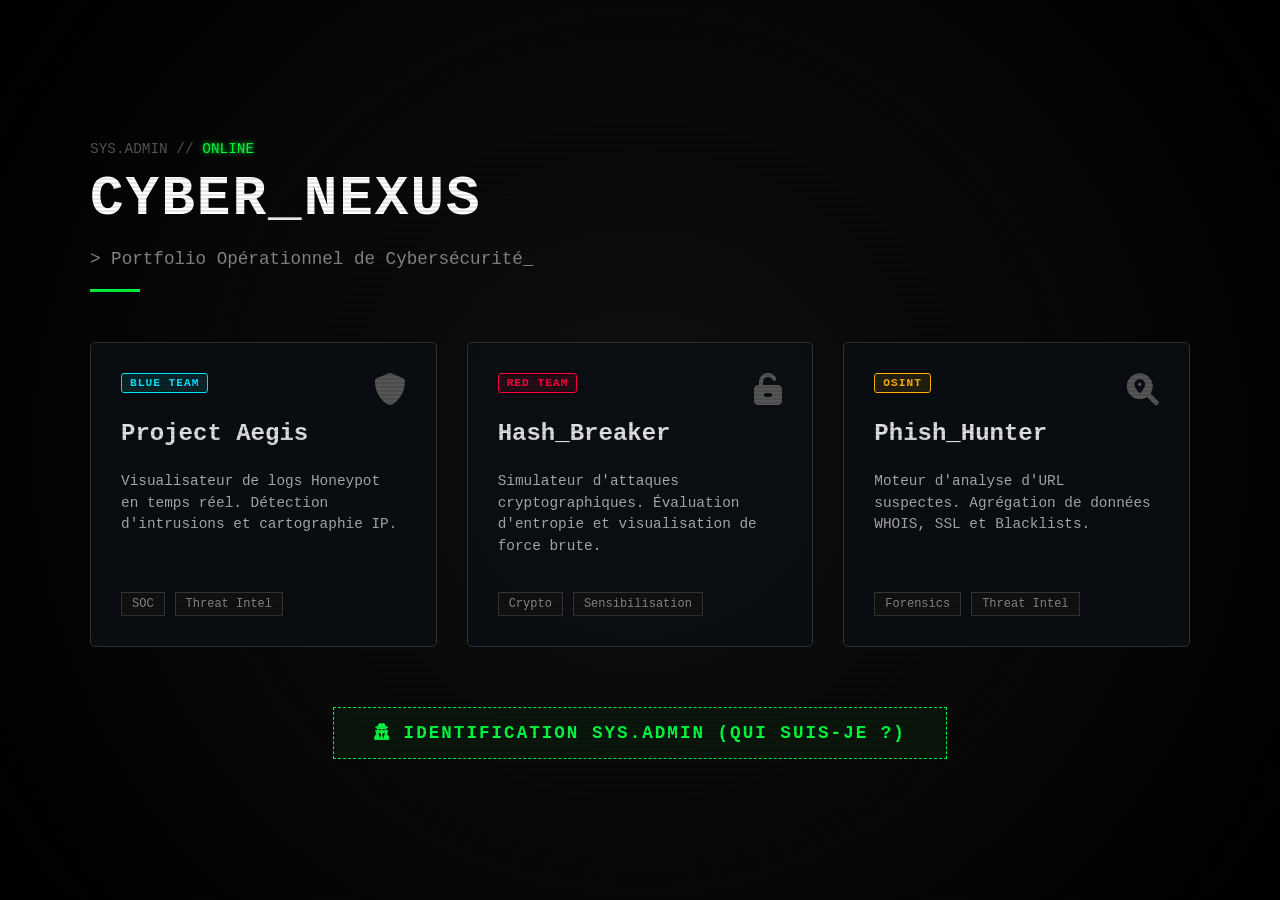
<file: index.html>
<!DOCTYPE html>
<html lang="fr">
<head>
    <meta charset="UTF-8">
    <meta name="viewport" content="width=device-width, initial-scale=1.0">
    <title>Cyber_Nexus | Security Tools</title>
    <link rel="stylesheet" href="style_hub.css">
    <link rel="stylesheet" href="https://cdnjs.cloudflare.com/ajax/libs/font-awesome/6.0.0/css/all.min.css">
</head>
<body>
    <div class="scanlines"></div>

    <div class="container">
        <header>
            <div class="sys-status">SYS.ADMIN // <span class="text-green">ONLINE</span></div>
            <h1 class="glitch" data-text="CYBER_NEXUS">CYBER_NEXUS</h1>
            <p class="subtitle">> Portfolio Opérationnel de Cybersécurité_</p>
            <div class="line"></div>
        </header>

        <main class="grid-projects">
            <a href="aegis/aegis.html" class="card card-aegis">
                <div class="card-header">
                    <span class="badge blue-team">BLUE TEAM</span>
                    <i class="fas fa-shield-alt icon-box"></i>
                </div>
                <h2>Project Aegis</h2>
                <p class="desc">Visualisateur de logs Honeypot en temps réel. Détection d'intrusions et cartographie IP.</p>
                <div class="tags">
                    <span>SOC</span>
                    <span>Threat Intel</span>
                </div>
                <div class="card-arrow"><i class="fas fa-chevron-right"></i></div>
            </a>

            <a href="hash/hash.html" class="card card-hash">
                <div class="card-header">
                    <span class="badge red-team">RED TEAM</span>
                    <i class="fas fa-unlock-alt icon-box"></i>
                </div>
                <h2>Hash_Breaker</h2>
                <p class="desc">Simulateur d'attaques cryptographiques. Évaluation d'entropie et visualisation de force brute.</p>
                <div class="tags">
                    <span>Crypto</span>
                    <span>Sensibilisation</span>
                </div>
                <div class="card-arrow"><i class="fas fa-chevron-right"></i></div>
            </a>
            
            <a href="phish/phish.html" class="card card-osint">
                <div class="card-header">
                    <span class="badge osint">OSINT</span>
                    <i class="fas fa-search-location icon-box"></i>
                </div>
                <h2>Phish_Hunter</h2>
                <p class="desc">Moteur d'analyse d'URL suspectes. Agrégation de données WHOIS, SSL et Blacklists.</p>
                <div class="tags">
                    <span>Forensics</span>
                    <span>Threat Intel</span>
                </div>
                <div class="card-arrow"><i class="fas fa-chevron-right"></i></div>
            </a>
        </main>
        <div class="profile-section">
            <a href="about/about.html" class="btn-profile">
                <i class="fas fa-user-secret"></i> IDENTIFICATION SYS.ADMIN (QUI SUIS-JE ?)
            </a>
        </div>
    </div>
</body>
</html>
</file>
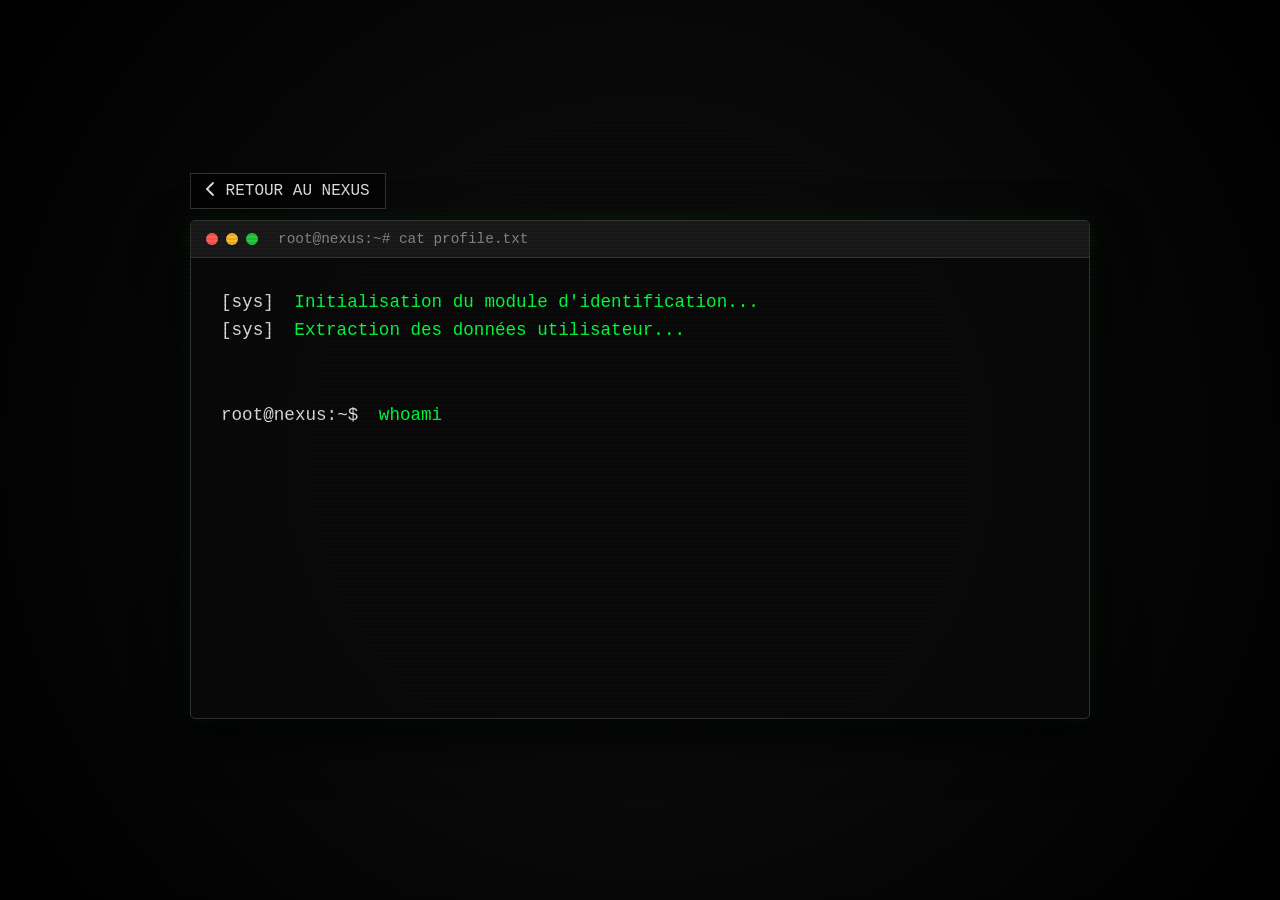
<file: about/about.html>
<!DOCTYPE html>
<html lang="fr">
<head>
    <meta charset="UTF-8">
    <meta name="viewport" content="width=device-width, initial-scale=1.0">
    <title>SYS.ADMIN | Profil</title>
    <link rel="stylesheet" href="style_about.css">
    <link rel="stylesheet" href="https://cdnjs.cloudflare.com/ajax/libs/font-awesome/6.0.0/css/all.min.css">
</head>
<body>
    <div class="scanlines"></div>

    <div class="container">
        <header class="hud-header">
            <a href="../index.html" class="btn-back"><i class="fas fa-chevron-left"></i> RETOUR AU NEXUS</a>
        </header>

        <main class="terminal-window">
            <div class="terminal-bar">
                <div class="window-controls">
                    <span class="dot red"></span>
                    <span class="dot yellow"></span>
                    <span class="dot green"></span>
                </div>
                <div class="window-title">root@nexus:~# cat profile.txt</div>
            </div>

            <div class="terminal-body">
                <div id="typewriter-output"></div>
                
                <div id="action-links" class="hidden">
                    <div class="skills-grid">
                        <div class="skill-box">
                            <span class="text-cyan">BLUE TEAM</span>
                            <p>Analyse de logs, SOC, Détection d'intrusions</p>
                        </div>
                        <div class="skill-box">
                            <span class="text-red">RED TEAM</span>
                            <p>Bases du Pentest, Analyse de vulnérabilités, OSINT</p>
                        </div>
                        <div class="skill-box">
                            <span class="text-yellow">DEV SEC</span>
                            <p>Création d'outils (Python, JS), UI/UX pour la sécurité</p>
                        </div>
                    </div>

                    <div class="links-container">
                        <a href="#" class="cyber-link btn-cv"><i class="fas fa-file-pdf"></i> TÉLÉCHARGER CV</a>
                        <a href="https://github.com/cnuddeMatteo" target="_blank" class="cyber-link"><i class="fab fa-github"></i> GITHUB</a>
                        <a href="https://www.linkedin.com/in/mattéo-cnudde-71a7b5327/" target="_blank" class="cyber-link"><i class="fab fa-linkedin"></i> LINKEDIN</a>
                    </div>
                </div>
            </div>
        </main>
    </div>

    <script src="script_about.js"></script>
</body>
</html>
</file>
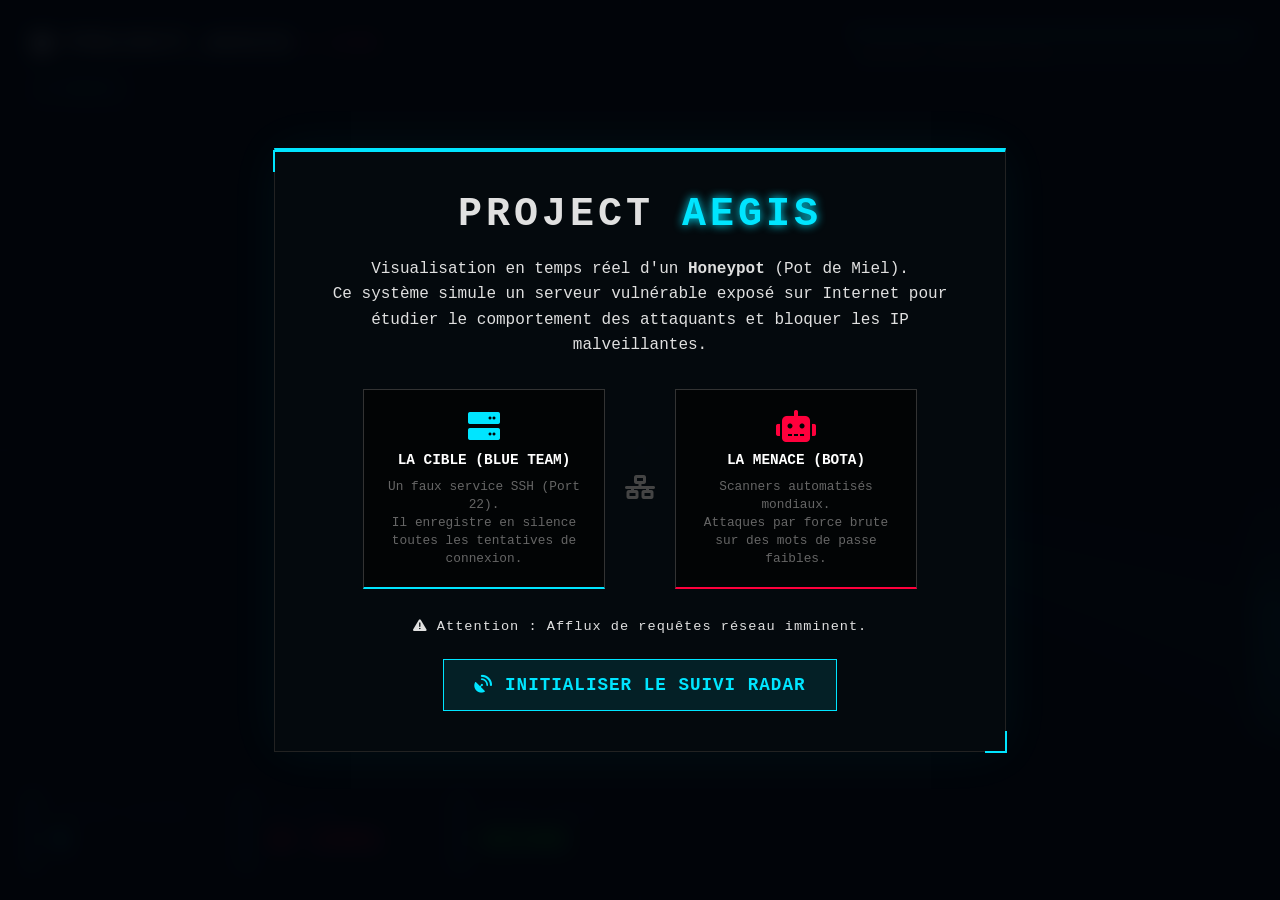
<file: aegis/aegis.html>
<!DOCTYPE html>
<html lang="fr">
<head>
    <meta charset="UTF-8">
    <title>Project Aegis | Live Threat Map</title>
    <link rel="stylesheet" href="style_aegis.css">
    <link rel="stylesheet" href="https://cdnjs.cloudflare.com/ajax/libs/font-awesome/6.0.0/css/all.min.css">
</head>
<body>
    <div id="start-screen" class="cyber-modal-overlay">
        <div class="cyber-card">
            <h1 class="cyber-title">PROJECT <span class="text-cyan">AEGIS</span></h1>
            
            <p class="mission-brief">
                Visualisation en temps réel d'un <strong>Honeypot</strong> (Pot de Miel).<br>
                Ce système simule un serveur vulnérable exposé sur Internet pour étudier le comportement des attaquants et bloquer les IP malveillantes.
            </p>

            <div class="rules-grid">
                <div class="rule-box blue-team-box">
                    <i class="fas fa-server"></i>
                    <h3>LA CIBLE (BLUE TEAM)</h3>
                    <p>Un faux service SSH (Port 22).<br>Il enregistre en silence toutes les tentatives de connexion.</p>
                </div>
                
                <div class="vs-divider"><i class="fas fa-network-wired"></i></div>

                <div class="rule-box red-team-box">
                    <i class="fas fa-robot"></i>
                    <h3>LA MENACE (BOTA)</h3>
                    <p>Scanners automatisés mondiaux.<br>Attaques par force brute sur des mots de passe faibles.</p>
                </div>
            </div>

            <div class="controls-hint text-yellow">
                <i class="fas fa-exclamation-triangle"></i> Attention : Afflux de requêtes réseau imminent.
            </div>

            <button class="btn-start-cyber" onclick="startRadar()">
                <i class="fas fa-satellite-dish"></i> INITIALISER LE SUIVI RADAR
            </button>
        </div>
    </div>
    <div class="hud">
        <header class="hud-header">
            <div class="logo">
                <i class="fas fa-shield-alt"></i> PROJECT_AEGIS <span class="blink_me text-red">● LIVE</span>
            </div>
            <a href="../index.html" class="btn-back"><i class="fas fa-chevron-left"></i> NEXUS</a>
        </header>

        <div class="stats-bar">
            <div class="stat"><span class="label">ATTACKS BLOCKED</span><span class="value text-cyan" id="atk-count">0</span></div>
            <div class="stat"><span class="label">TOP PORT</span><span class="value text-red">22 (SSH)</span></div>
            <div class="stat"><span class="label">SERVER STATUS</span><span class="value text-green">SECURE</span></div>
        </div>

        <aside class="terminal-panel">
            <div class="terminal-header">syslog - honeypot.log</div>
            <div class="terminal-content" id="terminal-logs">
                </div>
        </aside>
    </div>

    <canvas id="map-canvas"></canvas>

    <script src="script_aegis.js"></script>
</body>
</html>
</file>
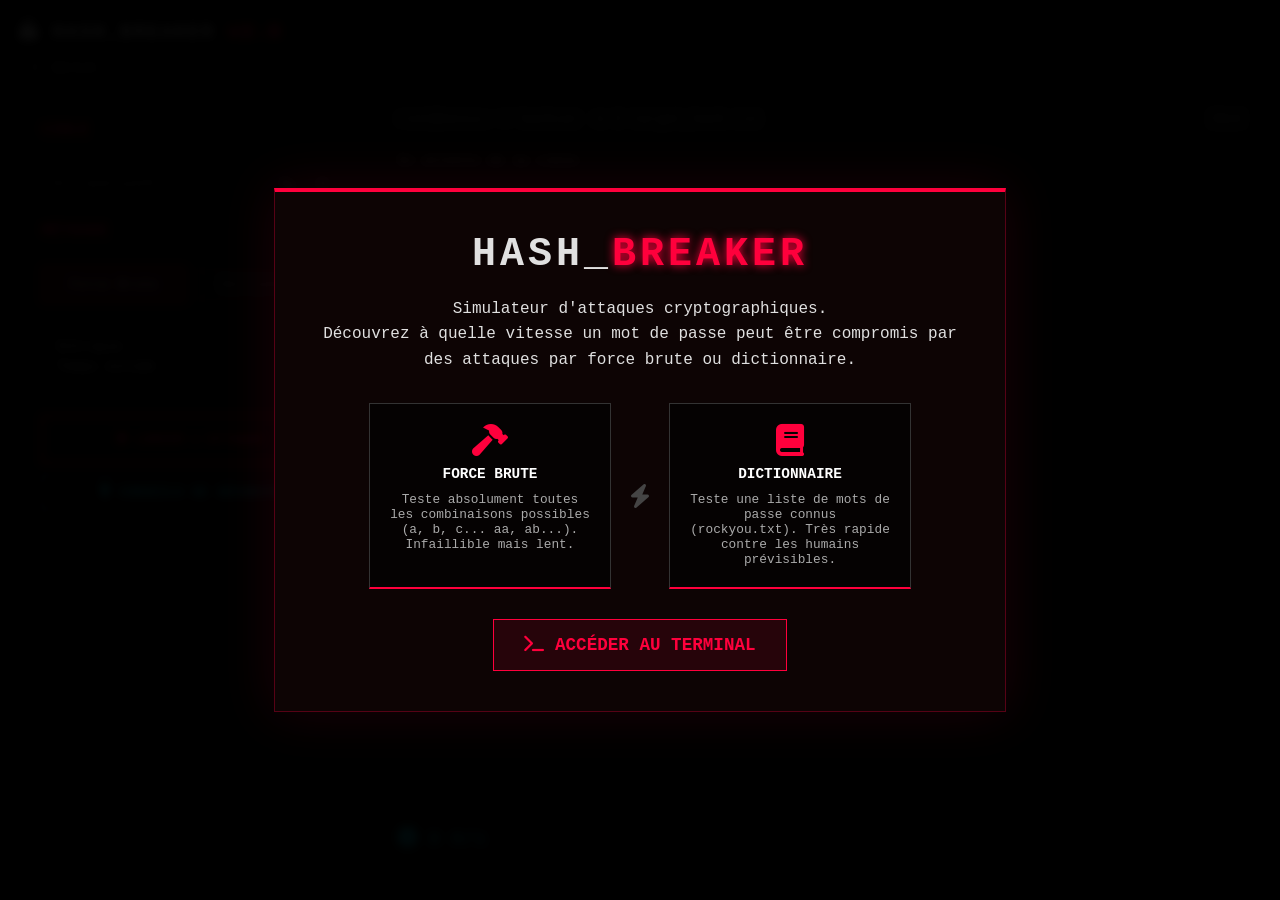
<file: hash/hash.html>
<!DOCTYPE html>
<html lang="fr">
<head>
    <meta charset="UTF-8">
    <title>Hash_Breaker | Password Cracker</title>
    <link rel="stylesheet" href="style_hash.css">
    <link rel="stylesheet" href="https://cdnjs.cloudflare.com/ajax/libs/font-awesome/6.0.0/css/all.min.css">
</head>
<body>

    <div id="start-screen" class="cyber-modal-overlay">
        <div class="cyber-card">
            <h1 class="cyber-title">HASH_<span class="text-red">BREAKER</span></h1>
            
            <p class="mission-brief">
                Simulateur d'attaques cryptographiques.<br>
                Découvrez à quelle vitesse un mot de passe peut être compromis par des attaques par force brute ou dictionnaire.
            </p>

            <div class="rules-grid">
                <div class="rule-box red-team-box">
                    <i class="fas fa-hammer"></i>
                    <h3>FORCE BRUTE</h3>
                    <p>Teste absolument toutes les combinaisons possibles (a, b, c... aa, ab...). Infaillible mais lent.</p>
                </div>
                
                <div class="vs-divider"><i class="fas fa-bolt"></i></div>

                <div class="rule-box red-team-box">
                    <i class="fas fa-book"></i>
                    <h3>DICTIONNAIRE</h3>
                    <p>Teste une liste de mots de passe connus (rockyou.txt). Très rapide contre les humains prévisibles.</p>
                </div>
            </div>

            <button class="btn-start-cyber" onclick="startCracker()">
                <i class="fas fa-terminal"></i> ACCÉDER AU TERMINAL
            </button>
        </div>
    </div>

    <div class="hud">
        <header class="hud-header">
            <div class="logo">
                <i class="fas fa-unlock-alt"></i> HASH_BREAKER <span class="text-red">v2.0</span>
            </div>
            <a href="../index.html" class="btn-back"><i class="fas fa-chevron-left"></i> NEXUS</a>
        </header>

        <aside class="config-panel">
            <h3>CIBLE</h3>
            <div class="input-group">
                <input type="password" id="target-pwd" placeholder="Ex: azerty123">
                <button id="btn-generate" title="Générer un mot de passe fort"><i class="fas fa-dice"></i></button>
                <button id="toggle-pwd" title="Afficher/Masquer"><i class="fas fa-eye"></i></button>
            </div>
            
            <h3>MÉTHODE</h3>
            <div class="btn-group">
                <button class="mode-btn active" id="btn-brute">Force Brute</button>
                <button class="mode-btn" id="btn-dict">Dictionnaire</button>
            </div>

            <div class="stats-box">
                <div class="stat-line"><span>Entropie :</span> <span id="stat-entropy" class="text-yellow">-- bits</span></div>
                <div class="stat-line"><span>Temps estimé :</span> <span id="stat-time" class="text-cyan">--</span></div>
            </div>

            <button id="btn-launch" class="btn-launch"><i class="fas fa-play"></i> LANCER L'ATTAQUE</button>
            
            <button id="btn-tips" class="btn-tips"><i class="fas fa-lightbulb"></i> CONSEILS DE SÉCURITÉ</button>
        </aside>
            
        </aside>

        <main class="cracking-terminal">
            <div class="term-header">
                <span>root@nexus:~# hashcat -m 0 target_hash.txt</span>
                <span id="status-badge" class="badge-idle">IDLE</span>
            </div>
            <div class="term-body" id="term-output">
                <div class="log-line text-muted">En attente de la cible...</div>
            </div>
            <div class="term-footer">
                <div class="speedometer">
                    <i class="fas fa-tachometer-alt"></i> <span id="hash-rate">0</span> H/s
                </div>
                <div class="progress-container">
                    <div id="progress-bar" class="progress-bar"></div>
                </div>
            </div>
        </main>
    </div>
    <div id="tips-modal" class="cyber-modal-overlay hidden">
        <div class="cyber-card tips-card">
            <button id="close-tips" class="close-btn"><i class="fas fa-times"></i></button>
            <h2 class="text-cyan"><i class="fas fa-shield-alt"></i> BONNES PRATIQUES</h2>
            
            <ul class="tips-list">
                <li>
                    <i class="fas fa-ruler-horizontal text-yellow"></i>
                    <strong>La taille compte :</strong> Visez au moins 14 caractères. Une phrase secrète longue (ex: <i>LeChatBoitDuLaitFroid!</i>) est facile à retenir mais impossible à casser en force brute.
                </li>
                <li>
                    <i class="fas fa-random text-yellow"></i>
                    <strong>Diversité :</strong> Mélangez majuscules, minuscules, chiffres et caractères spéciaux.
                </li>
                <li>
                    <i class="fas fa-book-dead text-red"></i>
                    <strong>Évitez le dictionnaire :</strong> Pas de prénoms, de dates de naissance, ou de suites logiques (123456, azerty, password).
                </li>
                <li>
                    <i class="fas fa-key text-green"></i>
                    <strong>Unicité :</strong> Utilisez un mot de passe différent pour chaque site. Si un site est piraté, vos autres comptes restent en sécurité.
                </li>
                <li>
                    <i class="fas fa-lock text-cyan"></i>
                    <strong>Gestionnaire de mots de passe :</strong> Utilisez des outils comme Proton Pass ou KeePass pour générer et retenir vos mots de passe complexes à votre place.
                </li>
            </ul>
        </div>
    </div>
    <script src="script_hash.js"></script>
</body>
</html>
</file>
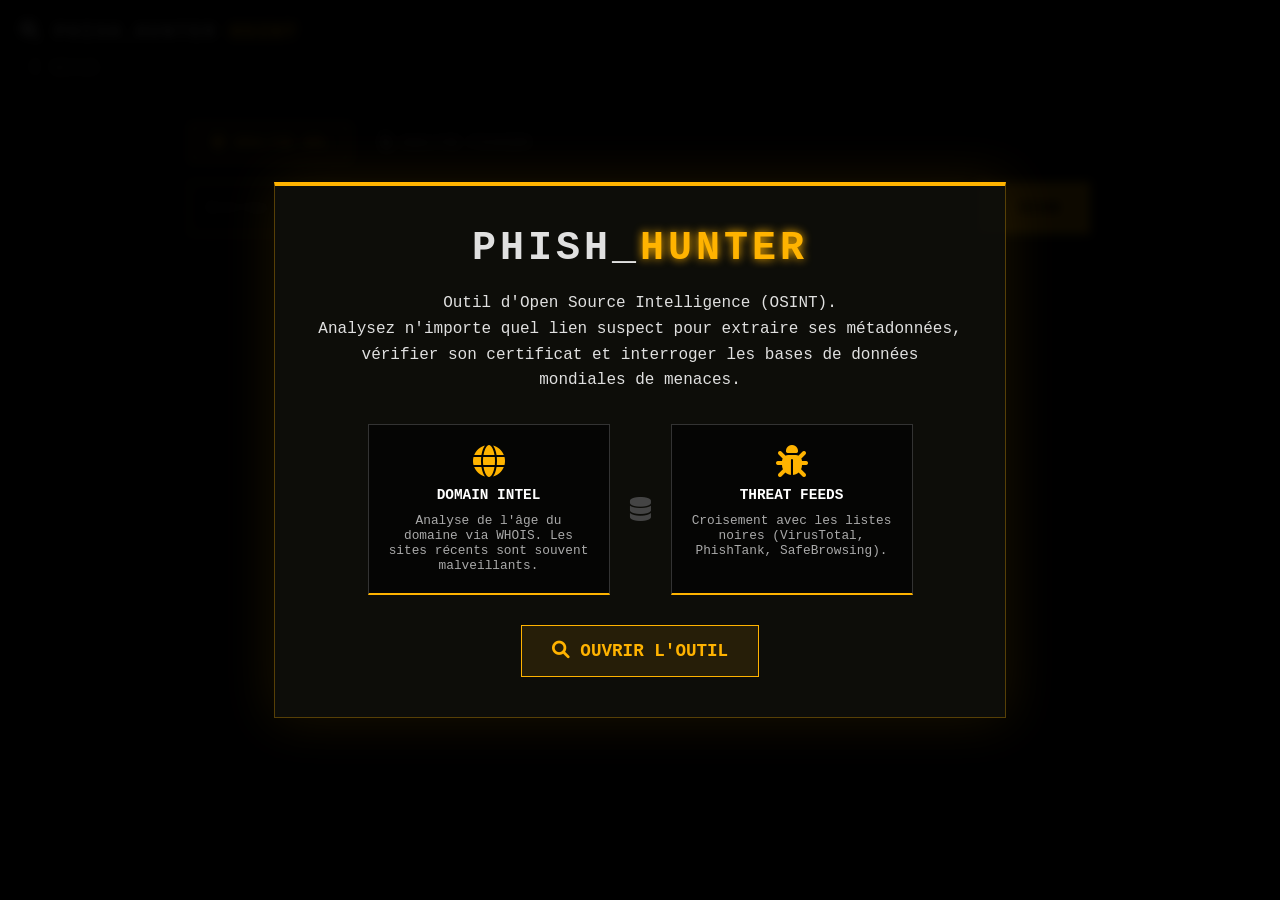
<file: phish/phish.html>
<!DOCTYPE html>
<html lang="fr">
<head>
    <meta charset="UTF-8">
    <title>Phish_Hunter | OSINT Analyzer</title>
    <link rel="stylesheet" href="style_phish.css">
    <link rel="stylesheet" href="https://cdnjs.cloudflare.com/ajax/libs/font-awesome/6.0.0/css/all.min.css">
</head>
<body>

    <div id="start-screen" class="cyber-modal-overlay">
        <div class="cyber-card">
            <h1 class="cyber-title">PHISH_<span class="text-yellow">HUNTER</span></h1>
            
            <p class="mission-brief">
                Outil d'Open Source Intelligence (OSINT).<br>
                Analysez n'importe quel lien suspect pour extraire ses métadonnées, vérifier son certificat et interroger les bases de données mondiales de menaces.
            </p>

            <div class="rules-grid">
                <div class="rule-box osint-box">
                    <i class="fas fa-globe"></i>
                    <h3>DOMAIN INTEL</h3>
                    <p>Analyse de l'âge du domaine via WHOIS. Les sites récents sont souvent malveillants.</p>
                </div>
                
                <div class="vs-divider"><i class="fas fa-database"></i></div>

                <div class="rule-box osint-box">
                    <i class="fas fa-bug"></i>
                    <h3>THREAT FEEDS</h3>
                    <p>Croisement avec les listes noires (VirusTotal, PhishTank, SafeBrowsing).</p>
                </div>
            </div>

            <button class="btn-start-cyber" onclick="startScanner()">
                <i class="fas fa-search"></i> OUVRIR L'OUTIL
            </button>
        </div>
    </div>

    <div class="hud">
        <header class="hud-header">
            <div class="logo">
                <i class="fas fa-search-location"></i> PHISH_HUNTER <span class="text-yellow">OSINT</span>
            </div>
            <a href="../index.html" class="btn-back"><i class="fas fa-chevron-left"></i> NEXUS</a>
        </header>

        <main class="scanner-container">
            
            <div class="scan-tabs">
                <button id="tab-url" class="tab-btn active"><i class="fas fa-globe"></i> ANALYSE URL</button>
                <button id="tab-file" class="tab-btn"><i class="fas fa-file-upload"></i> ANALYSE FICHIER</button>
            </div>

            <div class="search-box" id="box-url">
                <input type="text" id="url-input" placeholder="Entrez une URL (ex: http://paypal-secure-login.com)">
                <button id="btn-scan-url"><i class="fas fa-radar"></i> SCAN</button>
            </div>

            <div class="search-box hidden" id="box-file">
                <label for="file-input" class="custom-file-upload">
                    <i class="fas fa-upload"></i> <span id="file-name-display">Sélectionner un fichier...</span>
                </label>
                <input type="file" id="file-input" class="file-input" style="display: none;">
                
                <button id="btn-scan-file"><i class="fas fa-fingerprint"></i> HASH & SCAN</button>
            </div>

            <div id="scan-terminal" class="scan-terminal hidden">
                <div class="term-header">Initialisation de la requête OSINT...</div>
                <div id="scan-logs" class="scan-logs"></div>
                <div class="progress-bar-container"><div id="scan-progress"></div></div>
            </div>

            <div id="report-dashboard" class="report-dashboard hidden">
                
                <div class="report-card score-card">
                    <h3>NIVEAU DE MENACE</h3>
                    <div class="score-circle" id="threat-score">--/70</div>
                    <div id="threat-status" class="status-label">EN ATTENTE</div>
                    <div id="fp-warning" class="fp-warning hidden">
                        <i class="fas fa-exclamation-triangle"></i> Faux positif possible (Détection faible)
                    </div>
                    <div style="margin-top:10px; font-size:0.8rem; color:var(--text-muted);">
                        Dernière analyse : <strong id="last-analysis" class="text-main">--</strong>
                    </div>
                </div>

                <div class="report-card">
                    <h3 id="target-title"><i class="fas fa-id-card"></i> INFOS CIBLE</h3>
                    <ul class="data-list" id="target-details">
                        </ul>
                </div>

                <div class="report-card">
                    <h3><i class="fas fa-shield-alt"></i> SÉCURITÉ & RÉSEAU</h3>
                    <ul class="data-list" id="network-details">
                        </ul>
                </div>

                <div class="report-card full-width">
                    <h3><i class="fas fa-bug"></i> RAPPORTS DES MOTEURS DE SÉCURITÉ</h3>
                    <div class="av-grid" id="av-grid">
                        </div>
                </div>

            </div>
        </main>
    </div>

    <script src="script_phish.js"></script>
</body>
</html>
</file>
<file: style_hub.css>
:root {
    --bg-dark: #05050a;
    --terminal-green: #00ff41;
    --red-team: #ff003c;
    --blue-team: #00e5ff;
    --osint: #ffb300;
    --text-main: #e0e0e0;
    --panel-bg: rgba(10, 15, 20, 0.8);
}

body {
    margin: 0;
    font-family: 'Courier New', Courier, monospace;
    background-color: var(--bg-dark);
    color: var(--text-main);
    min-height: 100vh;
    display: flex;
    justify-content: center;
    align-items: center;
    background-image: radial-gradient(circle at 50% 50%, #111 0%, #000 100%);
}

/* Effet écran CRT */
.scanlines {
    position: fixed; top: 0; left: 0; width: 100%; height: 100%;
    background: linear-gradient(to bottom, rgba(255,255,255,0), rgba(255,255,255,0) 50%, rgba(0,0,0,0.1) 50%, rgba(0,0,0,0.1));
    background-size: 100% 4px; z-index: 100; pointer-events: none;
}

.container { width: 90%; max-width: 1100px; padding: 40px 0; z-index: 10; position: relative; }

header { margin-bottom: 50px; }
.sys-status { color: #555; font-size: 0.9rem; margin-bottom: 10px; }
.text-green { color: var(--terminal-green); text-shadow: 0 0 5px var(--terminal-green); }

h1 { font-size: 3.5rem; margin: 0; color: #fff; letter-spacing: 2px; }
.subtitle { color: #888; font-size: 1.1rem; }
.line { width: 50px; height: 3px; background: var(--terminal-green); margin-top: 20px; }

.grid-projects {
    display: grid; grid-template-columns: repeat(auto-fit, minmax(320px, 1fr)); gap: 30px;
}

.card {
    background: var(--panel-bg); border: 1px solid #333; border-radius: 5px;
    padding: 30px; text-decoration: none; color: var(--text-main);
    position: relative; overflow: hidden; transition: 0.3s;
    display: flex; flex-direction: column;
}

.card:hover { border-color: #666; transform: translateY(-5px); box-shadow: 0 10px 30px rgba(0,0,0,0.5); }

.card-header { display: flex; justify-content: space-between; align-items: flex-start; margin-bottom: 15px; }
.icon-box { font-size: 2rem; color: #555; transition: 0.3s; }

.badge { font-size: 0.7rem; font-weight: bold; padding: 3px 8px; border-radius: 3px; letter-spacing: 1px; }
.blue-team { background: rgba(0, 229, 255, 0.1); color: var(--blue-team); border: 1px solid var(--blue-team); }
.red-team { background: rgba(255, 0, 60, 0.1); color: var(--red-team); border: 1px solid var(--red-team); }
.osint { background: rgba(255, 179, 0, 0.1); color: var(--osint); border: 1px solid var(--osint); }

h2 { margin: 0 0 10px 0; font-size: 1.5rem; }
.desc { color: #aaa; font-size: 0.9rem; line-height: 1.5; flex-grow: 1; }

.tags { margin-top: 20px; display: flex; gap: 10px; }
.tags span { background: #111; padding: 4px 10px; font-size: 0.75rem; border: 1px solid #333; color: #888; }

.card-arrow { position: absolute; bottom: 30px; right: 30px; opacity: 0; transform: translateX(-10px); transition: 0.3s; color: var(--blue-team); }
.card-aegis:hover .card-arrow { opacity: 1; transform: translateX(0); }
.card-aegis:hover .icon-box { color: var(--blue-team); }
.card-aegis:hover { border-color: var(--blue-team); box-shadow: 0 0 20px rgba(0, 229, 255, 0.1); }

.card-hash:hover .card-arrow { 
    opacity: 1; 
    transform: translateX(0); 
    color: var(--red-team); 
}
.card-hash:hover .icon-box { 
    color: var(--red-team); 
    text-shadow: 0 0 15px var(--red-team); /* C'est cette ligne qui fait l'effet "Néon" */
}
.card-hash:hover { 
    border-color: var(--red-team); 
    box-shadow: 0 0 20px rgba(255, 0, 60, 0.2); 
}
/* Effet Hover pour la carte Phish_Hunter (OSINT) */
.card-osint:hover .card-arrow { opacity: 1; transform: translateX(0); color: var(--osint); }
.card-osint:hover .icon-box { color: var(--osint); text-shadow: 0 0 15px var(--osint); }
.card-osint:hover { border-color: var(--osint); box-shadow: 0 0 20px rgba(255, 179, 0, 0.2); }

/* Cartes Verrouillées */
.locked { opacity: 0.5; pointer-events: none; }
.lock-overlay { position: absolute; top: 0; left: 0; width: 100%; height: 100%; background: rgba(0,0,0,0.8); display: flex; justify-content: center; align-items: center; font-weight: bold; color: #555; letter-spacing: 2px; }

/* --- BOUTON PROFIL --- */
.profile-section {
    text-align: center;
    margin-top: 60px;
}

.btn-profile {
    display: inline-block;
    background: rgba(0, 255, 65, 0.05);
    color: var(--terminal-green);
    border: 1px dashed var(--terminal-green);
    padding: 15px 40px;
    font-size: 1.1rem;
    font-weight: bold;
    text-decoration: none;
    letter-spacing: 2px;
    transition: 0.3s cubic-bezier(0.25, 0.8, 0.25, 1);
}

.btn-profile:hover {
    background: var(--terminal-green);
    color: #000;
    box-shadow: 0 0 20px rgba(0, 255, 65, 0.4);
    border-style: solid;
    transform: translateY(-3px);
}
</file>
<file: about/style_about.css>
:root {
    --bg-dark: #050505;
    --green: #00ff41;
    --cyan: #00e5ff;
    --red: #ff003c;
    --yellow: #ffb300;
    --text-main: #e0e0e0;
}

body {
    margin: 0; min-height: 100vh;
    background-color: var(--bg-dark);
    font-family: 'Courier New', Courier, monospace;
    color: var(--green); /* Texte par défaut en vert hacker */
    display: flex; justify-content: center; align-items: center;
    background-image: radial-gradient(circle at center, #111 0%, #000 100%);
}

.scanlines {
    position: fixed; top: 0; left: 0; width: 100%; height: 100%;
    background: linear-gradient(to bottom, rgba(255,255,255,0), rgba(255,255,255,0) 50%, rgba(0,0,0,0.1) 50%, rgba(0,0,0,0.1));
    background-size: 100% 4px; z-index: 100; pointer-events: none;
}

.container { width: 90%; max-width: 900px; z-index: 10; position: relative; }

.hud-header { margin-bottom: 20px; }
.btn-back {
    color: var(--text-main); text-decoration: none; border: 1px solid #333;
    padding: 8px 15px; transition: 0.3s; background: rgba(0,0,0,0.5);
}
.btn-back:hover { color: #fff; border-color: var(--green); }

/* --- TERMINAL WINDOW --- */
.terminal-window {
    background: rgba(10, 10, 10, 0.95);
    border: 1px solid #333;
    border-radius: 5px;
    box-shadow: 0 20px 50px rgba(0,0,0,0.8), 0 0 20px rgba(0, 255, 65, 0.1);
    overflow: hidden;
}

.terminal-bar {
    background: #1a1a1a; padding: 10px 15px; display: flex; align-items: center;
    border-bottom: 1px solid #333;
}
.window-controls { display: flex; gap: 8px; margin-right: 20px; }
.dot { width: 12px; height: 12px; border-radius: 50%; }
.dot.red { background: #ff5f56; }
.dot.yellow { background: #ffbd2e; }
.dot.green { background: #27c93f; }

.window-title { color: #888; font-size: 0.9rem; }

.terminal-body { padding: 30px; font-size: 1.1rem; line-height: 1.6; min-height: 400px; }

/* Styles pour le texte généré */
.prompt { color: var(--text-main); margin-right: 10px; }
.keyword { color: var(--cyan); font-weight: bold; }
.cursor { display: inline-block; width: 10px; height: 1.1rem; background: var(--green); animation: blink 1s infinite; vertical-align: middle; }
@keyframes blink { 0%, 49% { opacity: 1; } 50%, 100% { opacity: 0; } }

.hidden { display: none !important; opacity: 0; }
.fade-in { animation: fadeIn 1s forwards; }
@keyframes fadeIn { to { opacity: 1; } }

/* --- SECTIONS APPARAISSANT À LA FIN --- */
.skills-grid {
    display: grid; grid-template-columns: repeat(3, 1fr); gap: 20px;
    margin-top: 40px; margin-bottom: 40px; border-top: 1px dashed #333; padding-top: 30px;
}
.skill-box { background: rgba(0,0,0,0.5); border: 1px solid #222; padding: 15px; }
.skill-box span { font-weight: bold; font-size: 1.2rem; display: block; margin-bottom: 10px; }
.skill-box p { color: #aaa; font-size: 0.9rem; margin: 0; }

.text-cyan { color: var(--cyan); }
.text-red { color: var(--red); }
.text-yellow { color: var(--yellow); }

.links-container { display: flex; gap: 20px; justify-content: center; }
.cyber-link {
    text-decoration: none; color: var(--text-main); border: 1px solid #444;
    padding: 12px 25px; transition: 0.3s; background: transparent;
}
.cyber-link:hover { background: #fff; color: #000; }
.btn-cv { border-color: var(--green); color: var(--green); }
.btn-cv:hover { background: var(--green); color: #000; box-shadow: 0 0 15px var(--green); }

/* Responsive */
@media (max-width: 768px) {
    .skills-grid { grid-template-columns: 1fr; }
    .links-container { flex-direction: column; }
}
</file>
<file: aegis/style_aegis.css>
/* ==========================================
   VARIABLES & FOND (THEME NORAD / CYBER)
   ========================================== */
:root {
    --bg-dark: #02050a;
    --cyan: #00e5ff;
    --red: #ff003c;
    --green: #00ff41;
    --yellow: #ffb300;
    --text-main: #e0e0e0;
    --text-muted: #666;
    --panel-bg: rgba(5, 10, 15, 0.85);
    --border-color: rgba(0, 229, 255, 0.2);
}

body {
    margin: 0;
    overflow: hidden;
    background-color: var(--bg-dark);
    font-family: 'Courier New', Courier, monospace;
    color: var(--text-main);
    user-select: none; /* Empêche de surligner le texte par erreur */
}

/* Le Radar en arrière-plan */
#map-canvas {
    position: fixed;
    top: 0; left: 0;
    width: 100%; height: 100%;
    z-index: 1;
}

/* ==========================================
   HUD (HEADS UP DISPLAY)
   ========================================== */
.hud {
    position: relative;
    z-index: 10;
    width: 100%;
    height: 100vh;
    pointer-events: none; /* Laisse les clics passer au travers, sauf sur les boutons */
}

/* --- HEADER (Haut Gauche) --- */
.hud-header {
    position: absolute;
    top: 30px;
    left: 30px;
    display: flex;
    flex-direction: column;
    gap: 15px;
    pointer-events: auto;
}

.logo {
    font-size: 1.5rem;
    font-weight: bold;
    letter-spacing: 3px;
    color: #fff;
    text-shadow: 0 0 10px rgba(255, 255, 255, 0.5);
    display: flex;
    align-items: center;
    gap: 10px;
}

.text-red { color: var(--red); text-shadow: 0 0 10px var(--red); }
.text-cyan { color: var(--cyan); text-shadow: 0 0 10px var(--cyan); }
.text-green { color: var(--green); text-shadow: 0 0 10px var(--green); }

/* Animation du point rouge "LIVE" */
.blink_me { animation: blinker 1.5s cubic-bezier(0.5, 0, 1, 1) infinite alternate; font-size: 1rem;}
@keyframes blinker { to { opacity: 0; } }

.btn-back {
    color: var(--cyan);
    text-decoration: none;
    font-size: 0.9rem;
    border: 1px solid var(--border-color);
    padding: 8px 15px;
    background: rgba(0, 229, 255, 0.05);
    width: fit-content;
    transition: 0.3s;
    text-transform: uppercase;
    letter-spacing: 1px;
}
.btn-back:hover {
    background: var(--cyan);
    color: #000;
    box-shadow: 0 0 15px var(--cyan);
}

/* --- STATS BAR (Bas Gauche) --- */
.stats-bar {
    position: absolute;
    bottom: 30px;
    left: 30px;
    display: flex;
    gap: 20px;
    pointer-events: auto;
}

.stat {
    background: var(--panel-bg);
    border: 1px solid var(--border-color);
    border-left: 3px solid var(--cyan);
    padding: 15px 20px;
    display: flex;
    flex-direction: column;
    gap: 5px;
    min-width: 150px;
    backdrop-filter: blur(5px);
}

.stat .label { font-size: 0.75rem; color: var(--text-muted); letter-spacing: 2px; }
.stat .value { font-size: 1.5rem; font-weight: bold; }

/* ==========================================
   TERMINAL (Panneau de Droite)
   ========================================== */
.terminal-panel {
    position: absolute;
    top: 30px;
    right: 30px;
    width: 400px;
    height: calc(100vh - 60px);
    background: var(--panel-bg);
    border: 1px solid #222;
    border-top: 3px solid var(--cyan);
    display: flex;
    flex-direction: column;
    pointer-events: auto;
    backdrop-filter: blur(10px);
    box-shadow: -10px 0 30px rgba(0,0,0,0.8);
}

.terminal-header {
    background: rgba(255, 255, 255, 0.05);
    padding: 10px 15px;
    font-size: 0.8rem;
    color: var(--text-muted);
    border-bottom: 1px solid #222;
    letter-spacing: 1px;
}

.terminal-content {
    flex: 1;
    padding: 15px;
    overflow-y: auto;
    font-size: 0.85rem;
    line-height: 1.6;
    display: flex;
    flex-direction: column;
    gap: 5px;
}

/* Custom Scrollbar pour le terminal */
.terminal-content::-webkit-scrollbar { width: 5px; }
.terminal-content::-webkit-scrollbar-track { background: #000; }
.terminal-content::-webkit-scrollbar-thumb { background: var(--cyan); }

/* --- STYLE DES LOGS --- */
.log-line {
    border-bottom: 1px dashed rgba(255, 255, 255, 0.05);
    padding-bottom: 5px;
    word-wrap: break-word;
}

.log-line .time {
    color: var(--text-muted);
    margin-right: 5px;
}

.log-line .alert {
    background: var(--red);
    color: #fff;
    padding: 1px 5px;
    font-weight: bold;
    font-size: 0.7rem;
    margin-right: 5px;
}

.log-line .port {
    color: var(--yellow);
    font-weight: bold;
}

.log-line .ip {
    color: #fff;
    text-decoration: underline;
    text-decoration-color: var(--red);
}

/* Effet d'apparition des logs (Glitch / Fade in) */
.log-line {
    animation: fadeIn 0.2s ease-out forwards;
}

@keyframes fadeIn {
    0% { opacity: 0; transform: translateX(10px); color: var(--cyan); }
    100% { opacity: 1; transform: translateX(0); }
}
/* ==========================================
   ECRAN DE DÉMARRAGE (START SCREEN)
   ========================================== */
.cyber-modal-overlay {
    position: fixed; top: 0; left: 0; width: 100%; height: 100%;
    background: rgba(2, 5, 10, 0.95);
    z-index: 1000;
    display: flex; justify-content: center; align-items: center;
    backdrop-filter: blur(10px);
    transition: opacity 0.5s;
}

.cyber-card {
    background: var(--panel-bg);
    border: 1px solid #222;
    border-top: 4px solid var(--cyan);
    padding: 40px;
    max-width: 650px;
    text-align: center;
    box-shadow: 0 0 50px rgba(0, 229, 255, 0.05);
    position: relative;
}

/* Angles tech décoratifs */
.cyber-card::before, .cyber-card::after {
    content: ''; position: absolute; width: 20px; height: 20px; border: 2px solid var(--cyan);
}
.cyber-card::before { top: -2px; left: -2px; border-right: none; border-bottom: none; }
.cyber-card::after { bottom: -2px; right: -2px; border-left: none; border-top: none; }

.cyber-title { font-size: 2.5rem; margin-top: 0; margin-bottom: 20px; letter-spacing: 4px; }
.mission-brief { color: var(--text-main); line-height: 1.6; margin-bottom: 30px; font-size: 1rem; }

.rules-grid { display: flex; gap: 20px; justify-content: center; align-items: center; margin-bottom: 30px; }
.rule-box { padding: 20px; border: 1px solid #333; width: 200px; background: rgba(0,0,0,0.6); }

.blue-team-box { border-bottom: 2px solid var(--cyan); }
.blue-team-box i { color: var(--cyan); font-size: 2rem; margin-bottom: 10px; }

.red-team-box { border-bottom: 2px solid var(--red); }
.red-team-box i { color: var(--red); font-size: 2rem; margin-bottom: 10px; }

.rule-box h3 { font-size: 0.9rem; margin: 0 0 10px 0; color: #fff; }
.rule-box p { font-size: 0.8rem; color: var(--text-muted); margin: 0; line-height: 1.4; }

.vs-divider { color: #444; font-size: 1.5rem; }

.controls-hint { font-size: 0.85rem; margin-bottom: 25px; letter-spacing: 1px; }

.btn-start-cyber {
    background: rgba(0, 229, 255, 0.1);
    color: var(--cyan);
    border: 1px solid var(--cyan);
    padding: 15px 30px;
    font-family: inherit;
    font-size: 1.1rem;
    font-weight: bold;
    cursor: pointer;
    transition: 0.3s;
    letter-spacing: 1px;
}
.btn-start-cyber:hover {
    background: var(--cyan);
    color: #000;
    box-shadow: 0 0 20px var(--cyan);
}

.hidden { opacity: 0; pointer-events: none; }
</file>
<file: hash/style_hash.css>
:root {
    --bg-dark: #050505;
    --red: #ff003c;
    --cyan: #00e5ff;
    --green: #00ff41;
    --yellow: #ffb300;
    --text-main: #e0e0e0;
    --text-muted: #555;
    --panel-bg: rgba(15, 5, 5, 0.9);
    --border-red: rgba(255, 0, 60, 0.3);
}

body {
    margin: 0;
    height: 100vh;
    background-color: var(--bg-dark);
    font-family: 'Courier New', Courier, monospace;
    color: var(--text-main);
    display: flex;
    overflow: hidden;
}

/* --- ECRAN DE DEMARRAGE --- */
.cyber-modal-overlay {
    position: fixed; top: 0; left: 0; width: 100%; height: 100%;
    background: rgba(0, 0, 0, 0.95); z-index: 1000;
    display: flex; justify-content: center; align-items: center;
    backdrop-filter: blur(5px); transition: opacity 0.5s;
}
.cyber-card {
    background: var(--panel-bg); border: 1px solid var(--border-red);
    border-top: 4px solid var(--red); padding: 40px; max-width: 650px;
    text-align: center; box-shadow: 0 0 50px rgba(255, 0, 60, 0.1);
}
.cyber-title { font-size: 2.5rem; margin-top: 0; margin-bottom: 20px; letter-spacing: 4px; }
.text-red { color: var(--red); text-shadow: 0 0 10px var(--red); }
.mission-brief { line-height: 1.6; margin-bottom: 30px; }
.rules-grid { display: flex; gap: 20px; justify-content: center; margin-bottom: 30px; }
.rule-box { padding: 20px; border: 1px solid #333; width: 200px; background: rgba(0,0,0,0.6); }
.red-team-box { border-bottom: 2px solid var(--red); }
.red-team-box i { color: var(--red); font-size: 2rem; margin-bottom: 10px; }
.rule-box h3 { font-size: 0.9rem; margin: 0 0 10px 0; color: #fff; }
.rule-box p { font-size: 0.8rem; color: #aaa; margin: 0; }
.vs-divider { color: #444; font-size: 1.5rem; display: flex; align-items: center; }

.btn-start-cyber {
    background: rgba(255, 0, 60, 0.1); color: var(--red); border: 1px solid var(--red);
    padding: 15px 30px; font-family: inherit; font-size: 1.1rem; font-weight: bold;
    cursor: pointer; transition: 0.3s;
}
.btn-start-cyber:hover { background: var(--red); color: #000; box-shadow: 0 0 20px var(--red); }
.hidden { opacity: 0; pointer-events: none; }

/* --- HUD PRINCIPAL --- */
.hud {
    display: flex; width: 100%; padding: 20px; gap: 20px;
}

.hud-header { position: absolute; top: 20px; left: 20px; display: flex; flex-direction: column; gap: 10px; z-index: 10; }
.logo { font-size: 1.2rem; font-weight: bold; letter-spacing: 2px; }
.btn-back { color: var(--text-muted); text-decoration: none; border: 1px solid #333; padding: 5px 10px; width: fit-content; transition: 0.3s; }
.btn-back:hover { color: #fff; border-color: var(--red); }

/* --- PANNEAU DE CONFIGURATION --- */
.config-panel {
    margin-top: 80px; width: 300px; background: var(--panel-bg);
    border: 1px solid #222; padding: 20px; display: flex; flex-direction: column; gap: 20px;
}
.config-panel h3 { margin: 0; font-size: 1rem; color: var(--red); border-bottom: 1px solid #333; padding-bottom: 5px; }

.input-group { display: flex; align-items: center; background: #000; border: 1px solid #333; }
.input-group input { flex: 1; background: transparent; border: none; color: #fff; padding: 10px; font-family: inherit; outline: none; }
.input-group button { background: transparent; border: none; color: var(--text-muted); cursor: pointer; padding: 0 10px; }

.btn-group { display: flex; gap: 10px; }
.mode-btn { flex: 1; background: #111; border: 1px solid #333; color: #888; padding: 10px; cursor: pointer; font-family: inherit; transition: 0.2s; }
.mode-btn.active { background: rgba(255, 0, 60, 0.2); border-color: var(--red); color: #fff; }

.stats-box { background: #000; padding: 15px; border: 1px dashed #333; font-size: 0.85rem; }
.stat-line { display: flex; justify-content: space-between; margin-bottom: 5px; }
.text-cyan { color: var(--cyan); }
.text-yellow { color: var(--yellow); }
.text-green { color: var(--green); text-shadow: 0 0 5px var(--green); }

.btn-launch {
    background: transparent; border: 2px solid var(--red); color: var(--red);
    padding: 15px; font-weight: bold; cursor: pointer; transition: 0.3s; font-family: inherit;
}
.btn-launch:hover { background: var(--red); color: #000; box-shadow: 0 0 15px var(--red); }
.btn-launch:disabled { border-color: #333; color: #333; cursor: not-allowed; box-shadow: none; background: transparent;}

/* --- BOUTON CONSEILS --- */
.btn-tips {
    background: transparent;
    border: 1px dashed var(--cyan);
    color: var(--cyan);
    padding: 10px;
    margin-top: -10px; /* Pour le rapprocher du bouton Lancer */
    font-weight: bold;
    cursor: pointer;
    transition: 0.3s;
    font-family: inherit;
    font-size: 0.85rem;
}
.btn-tips:hover {
    background: rgba(0, 229, 255, 0.1);
    box-shadow: 0 0 10px rgba(0, 229, 255, 0.2);
}

/* --- MODALE CONSEILS --- */
.tips-card {
    border-top: 4px solid var(--cyan);
    box-shadow: 0 0 50px rgba(0, 229, 255, 0.1);
    text-align: left; /* On aligne le texte à gauche pour la lecture */
}
.tips-card h2 {
    margin-top: 0;
    margin-bottom: 20px;
    letter-spacing: 2px;
}
.close-btn {
    position: absolute;
    top: 15px;
    right: 15px;
    background: transparent;
    border: none;
    color: #888;
    font-size: 1.5rem;
    cursor: pointer;
    transition: 0.2s;
}
.close-btn:hover {
    color: var(--red);
    transform: scale(1.1);
}
.tips-list {
    list-style: none;
    padding: 0;
    margin: 0;
    display: flex;
    flex-direction: column;
    gap: 15px;
}
.tips-list li {
    background: rgba(0,0,0,0.4);
    padding: 15px;
    border-left: 3px solid #333;
    border-radius: 4px;
    font-size: 0.9rem;
    line-height: 1.5;
}
.tips-list i {
    margin-right: 10px;
    font-size: 1.1rem;
}

/* --- TERMINAL --- */
.cracking-terminal {
    flex: 1; margin-top: 80px; background: #020202; border: 1px solid #222;
    display: flex; flex-direction: column; box-shadow: inset 0 0 20px rgba(0,0,0,1);
}

.term-header { background: #111; padding: 10px 15px; display: flex; justify-content: space-between; border-bottom: 1px solid #333; font-size: 0.9rem; color: #888; }
.badge-idle { color: #888; }
.badge-cracking { color: var(--yellow); animation: blink 1s infinite; }
.badge-success { color: var(--green); text-shadow: 0 0 5px var(--green); }

.term-body {
    flex: 1; padding: 15px; overflow-y: hidden; /* Pas de scrollbar visible, on auto-scroll en JS */
    display: flex; flex-direction: column; gap: 2px; font-size: 0.85rem;
}

.term-footer { background: #0a0a0a; border-top: 1px solid #222; padding: 15px; display: flex; flex-direction: column; gap: 10px; }
.speedometer { font-size: 1.2rem; color: var(--cyan); }
.progress-container { width: 100%; height: 4px; background: #222; border-radius: 2px; overflow: hidden; }
.progress-bar { height: 100%; width: 0%; background: var(--red); transition: width 0.1s linear; }

/* Styles dynamiques pour les logs */
.log-hash { color: var(--text-muted); }
.log-attempt { color: #fff; margin-left: 10px; }
.log-success { color: var(--green); font-weight: bold; font-size: 1rem; margin-top: 10px; border: 1px dashed var(--green); padding: 10px;}

@keyframes blink { 50% { opacity: 0.5; } }
</file>
<file: phish/style_phish.css>
:root {
    --bg-dark: #0a0a0a;
    --yellow: #ffb300;
    --cyan: #00e5ff;
    --red: #ff003c;
    --green: #00ff41;
    --text-main: #e0e0e0;
    --text-muted: #666;
    --panel-bg: rgba(15, 15, 10, 0.9);
}

body {
    margin: 0; min-height: 100vh;
    background-color: var(--bg-dark);
    font-family: 'Courier New', Courier, monospace;
    color: var(--text-main);
    background-image: linear-gradient(rgba(255, 179, 0, 0.03) 1px, transparent 1px),
                      linear-gradient(90deg, rgba(255, 179, 0, 0.03) 1px, transparent 1px);
    background-size: 30px 30px; /* Effet grille léger */
}

/* --- ECRAN DE DEMARRAGE --- */
.cyber-modal-overlay {
    position: fixed; top: 0; left: 0; width: 100%; height: 100%;
    background: rgba(0, 0, 0, 0.95); z-index: 1000;
    display: flex; justify-content: center; align-items: center;
    backdrop-filter: blur(5px); transition: opacity 0.5s;
}
.cyber-card {
    background: var(--panel-bg); border: 1px solid rgba(255, 179, 0, 0.3);
    border-top: 4px solid var(--yellow); padding: 40px; max-width: 650px;
    text-align: center; box-shadow: 0 0 50px rgba(255, 179, 0, 0.1);
}
.cyber-title { font-size: 2.5rem; margin-top: 0; margin-bottom: 20px; letter-spacing: 4px; }
.text-yellow { color: var(--yellow); text-shadow: 0 0 10px var(--yellow); }
.mission-brief { line-height: 1.6; margin-bottom: 30px; }
.rules-grid { display: flex; gap: 20px; justify-content: center; margin-bottom: 30px; }
.rule-box { padding: 20px; border: 1px solid #333; width: 200px; background: rgba(0,0,0,0.6); }
.osint-box { border-bottom: 2px solid var(--yellow); }
.osint-box i { color: var(--yellow); font-size: 2rem; margin-bottom: 10px; }
.rule-box h3 { font-size: 0.9rem; margin: 0 0 10px 0; color: #fff; }
.rule-box p { font-size: 0.8rem; color: #aaa; margin: 0; }
.vs-divider { color: #444; font-size: 1.5rem; display: flex; align-items: center; }

.btn-start-cyber {
    background: rgba(255, 179, 0, 0.1); color: var(--yellow); border: 1px solid var(--yellow);
    padding: 15px 30px; font-family: inherit; font-size: 1.1rem; font-weight: bold;
    cursor: pointer; transition: 0.3s;
}
.btn-start-cyber:hover { background: var(--yellow); color: #000; box-shadow: 0 0 20px var(--yellow); }
.hidden { display: none !important; }

/* --- HUD PRINCIPAL --- */
.hud-header { padding: 20px; display: flex; flex-direction: column; gap: 10px; }
.logo { font-size: 1.2rem; font-weight: bold; letter-spacing: 2px; }
.btn-back { color: var(--text-muted); text-decoration: none; border: 1px solid #333; padding: 5px 10px; width: fit-content; transition: 0.3s; }
.btn-back:hover { color: #fff; border-color: var(--yellow); }

.scanner-container { max-width: 900px; margin: 0 auto; padding: 20px; }

/* --- BARRE DE RECHERCHE --- */
.search-box { display: flex; gap: 10px; margin-bottom: 30px; }
.search-box input {
    flex: 1; background: rgba(0,0,0,0.8); border: 1px solid var(--yellow);
    padding: 15px; color: #fff; font-family: inherit; font-size: 1.1rem; outline: none;
    box-shadow: inset 0 0 10px rgba(255, 179, 0, 0.1);
}
.search-box button {
    background: var(--yellow); border: none; color: #000; font-weight: bold;
    padding: 0 30px; font-family: inherit; font-size: 1.1rem; cursor: pointer; transition: 0.3s;
}
.search-box button:hover { box-shadow: 0 0 20px var(--yellow); }

/* --- TERMINAL DE SCAN --- */
.scan-terminal { background: #050505; border: 1px solid #333; padding: 15px; margin-bottom: 30px; }
.term-header { color: var(--text-muted); border-bottom: 1px dashed #333; padding-bottom: 10px; margin-bottom: 10px; font-size: 0.9rem; }
.scan-logs { height: 120px; overflow-y: hidden; display: flex; flex-direction: column; gap: 5px; font-size: 0.85rem; margin-bottom: 15px;}
.progress-bar-container { height: 4px; background: #222; width: 100%; }
#scan-progress { height: 100%; width: 0%; background: var(--yellow); transition: width 0.1s linear; }

/* --- DASHBOARD RESULTATS --- */
.report-dashboard { display: grid; grid-template-columns: 1fr 1.5fr 1.5fr; gap: 20px; }
.report-card { background: var(--panel-bg); border: 1px solid #333; padding: 20px; border-top: 3px solid var(--yellow); }
.report-card h3 { margin-top: 0; color: var(--text-muted); font-size: 0.9rem; letter-spacing: 1px; border-bottom: 1px solid #222; padding-bottom: 10px;}

.score-card { display: flex; flex-direction: column; align-items: center; justify-content: center; }
.score-circle {
    width: 100px; height: 100px; border-radius: 50%; border: 4px solid var(--text-muted);
    display: flex; align-items: center; justify-content: center; font-size: 1.5rem; font-weight: bold; margin: 15px 0;
}
.status-label { font-weight: bold; letter-spacing: 2px; }

.data-list { list-style: none; padding: 0; margin: 0; display: flex; flex-direction: column; gap: 15px; }
.data-list li { display: flex; justify-content: space-between; border-bottom: 1px dashed #222; padding-bottom: 5px; font-size: 0.9rem;}
.data-list span { color: var(--text-muted); }
.data-list strong { color: #fff; }

/* Couleurs dynamiques JS */
.text-red { color: var(--red) !important; text-shadow: 0 0 10px var(--red); }
.text-green { color: var(--green) !important; text-shadow: 0 0 10px var(--green); }
.border-red { border-color: var(--red) !important; }
.border-green { border-color: var(--green) !important; }
/* --- ONGLETS URL / FICHIER --- */
.scan-tabs { display: flex; gap: 10px; margin-bottom: 20px; }
.tab-btn {
    background: transparent; border: 1px solid #333; color: var(--text-muted);
    padding: 10px 20px; font-family: inherit; cursor: pointer; transition: 0.3s;
    font-weight: bold; font-size: 0.9rem;
}
.tab-btn.active { background: rgba(255, 179, 0, 0.1); border-color: var(--yellow); color: var(--yellow); }
.tab-btn:hover:not(.active) { border-color: #666; color: #fff; }

.file-input {
    flex: 1; background: rgba(0,0,0,0.8); border: 1px dashed var(--yellow);
    padding: 12px; color: #fff; font-family: inherit; cursor: pointer;
}

/* --- DASHBOARD MIS À JOUR --- */
.full-width { grid-column: 1 / -1; } /* Prend toute la largeur sur la grille */
.text-main { color: var(--text-main); }

/* Grille des antivirus (VirusTotal Style) */
.av-grid {
    display: grid;
    grid-template-columns: repeat(auto-fill, minmax(200px, 1fr));
    gap: 10px;
    margin-top: 15px;
    max-height: 250px;
    overflow-y: auto;
    padding-right: 10px;
}
.av-grid::-webkit-scrollbar { width: 5px; }
.av-grid::-webkit-scrollbar-track { background: #000; }
.av-grid::-webkit-scrollbar-thumb { background: var(--yellow); }

.av-item {
    display: flex; justify-content: space-between; align-items: center;
    background: rgba(0,0,0,0.5); border: 1px solid #333;
    padding: 8px 12px; font-size: 0.85rem; border-radius: 3px;
}
.av-name { font-weight: bold; color: #ccc; }
.av-result { font-size: 0.8rem; }

.av-clean { border-left: 3px solid var(--green); }
.av-clean .av-result { color: var(--green); }

.av-malicious { border-left: 3px solid var(--red); background: rgba(255, 0, 60, 0.05); }
.av-malicious .av-result { color: var(--red); font-weight: bold; }

/* --- CUSTOM FILE UPLOAD --- */
.custom-file-upload {
    flex: 1; 
    background: rgba(0,0,0,0.8); 
    border: 1px dashed var(--yellow);
    padding: 15px; 
    color: var(--text-muted); 
    font-family: inherit; 
    font-size: 1.1rem;
    cursor: pointer; 
    display: flex; 
    align-items: center; 
    gap: 15px; 
    transition: 0.3s;
    box-shadow: inset 0 0 10px rgba(255, 179, 0, 0.1);
}

.custom-file-upload:hover { 
    border-color: #fff; 
    color: #fff; 
    background: rgba(255, 179, 0, 0.15); 
}

/* --- AVERTISSEMENT FAUX POSITIF --- */
.fp-warning {
    margin-top: 15px;
    font-size: 0.8rem;
    color: var(--yellow);
    background: rgba(255, 179, 0, 0.1);
    padding: 10px;
    border-left: 3px solid var(--yellow);
    border-radius: 2px;
}

/* Couleurs additionnelles pour les faux positifs */
.text-yellow { color: var(--yellow) !important; text-shadow: 0 0 10px var(--yellow); }
.border-yellow { border-color: var(--yellow) !important; }
</file>
